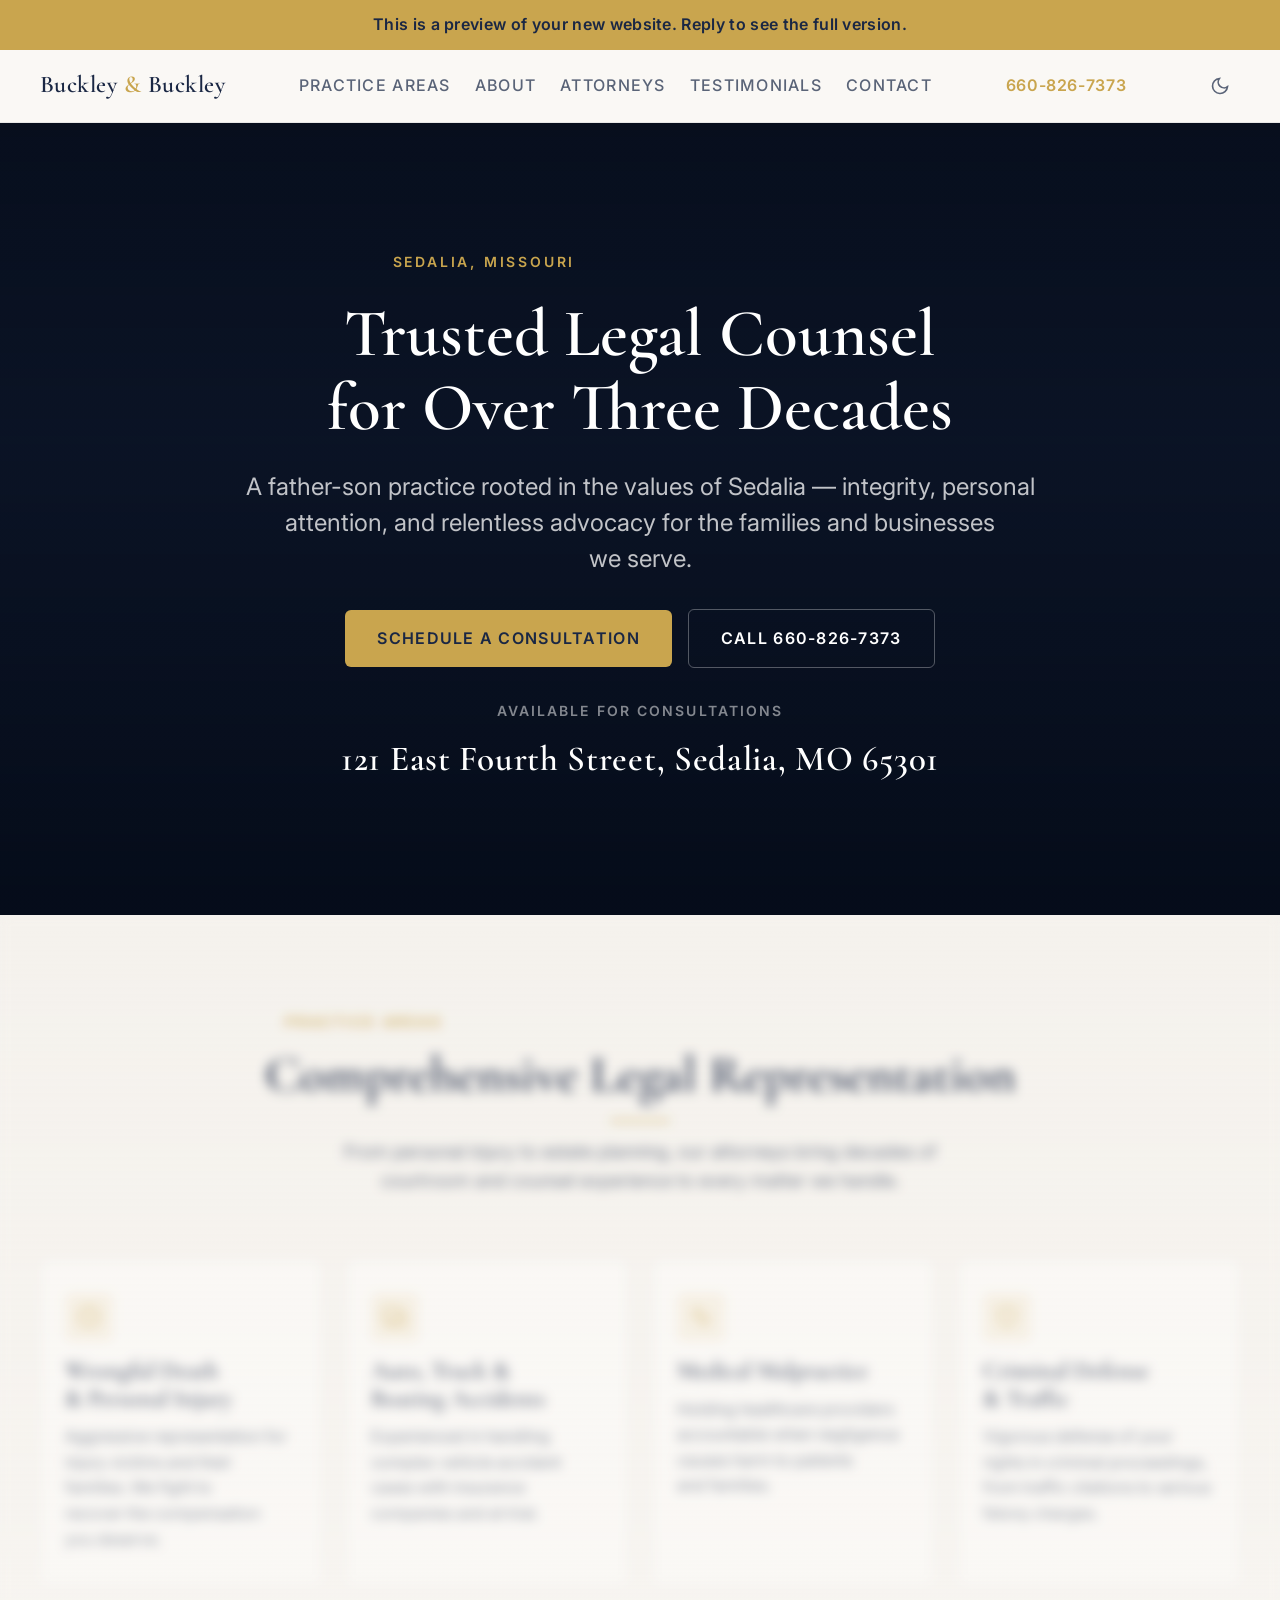
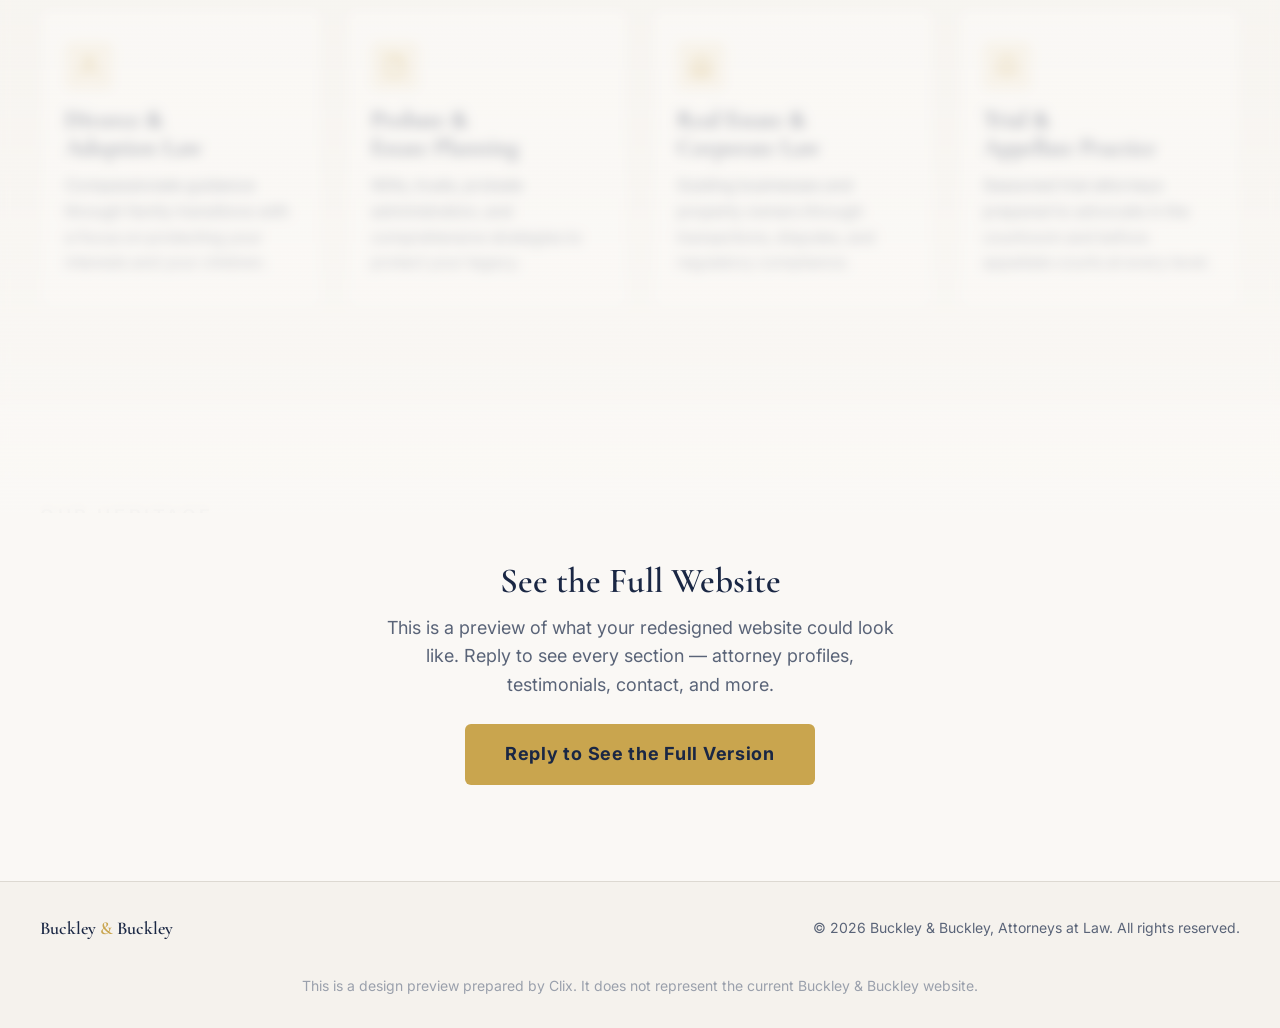
<file: index.html>
<!DOCTYPE html>
<html lang="en">
<head>
  <meta charset="UTF-8">
  <meta name="viewport" content="width=device-width, initial-scale=1.0">
  <title>Buckley &amp; Buckley, Attorneys at Law — Website Preview</title>
  <meta name="description" content="Preview of the new Buckley & Buckley website redesign.">

  <!-- Fonts -->
  <link rel="preconnect" href="https://fonts.googleapis.com">
  <link rel="preconnect" href="https://fonts.gstatic.com" crossorigin>
  <link href="https://fonts.googleapis.com/css2?family=Cormorant+Garamond:ital,wght@0,400;0,500;0,600;0,700;1,400;1,500&family=Inter:wght@400;500;600;700&display=swap" rel="stylesheet">

  <link rel="stylesheet" href="./base.css">
  <link rel="stylesheet" href="./style.css">

  <style>
    /* Preview-specific: disable scroll beyond a point and blur below hero */
    .blurred-content {
      position: relative;
      overflow: hidden;
      max-height: 1200px; /* Show some content below hero but cut off */
    }

    .blurred-content::after {
      content: '';
      position: absolute;
      top: 0;
      left: 0;
      right: 0;
      bottom: 0;
      backdrop-filter: blur(6px);
      -webkit-backdrop-filter: blur(6px);
      background: linear-gradient(
        to bottom,
        oklch(from var(--color-bg) l c h / 0) 0%,
        oklch(from var(--color-bg) l c h / 0.05) 5%,
        oklch(from var(--color-bg) l c h / 0.15) 20%,
        oklch(from var(--color-bg) l c h / 0.35) 50%,
        oklch(from var(--color-bg) l c h / 0.7) 80%,
        oklch(from var(--color-bg) l c h / 0.95) 100%
      );
      z-index: 50;
      pointer-events: none;
    }

    /* Floating unlock CTA */
    .preview-cta-wrapper {
      position: relative;
      z-index: 60;
      text-align: center;
      padding: var(--space-12) var(--space-6) var(--space-24);
      background: var(--color-bg);
      margin-top: -2px;
    }

    .preview-cta-wrapper h2 {
      font-family: var(--font-display);
      font-size: var(--text-xl);
      font-weight: 600;
      color: var(--color-text);
      margin-bottom: var(--space-3);
    }

    .preview-cta-wrapper p {
      font-size: var(--text-base);
      color: var(--color-text-muted);
      margin: 0 auto var(--space-6);
      max-width: 48ch;
    }

    .preview-cta-btn {
      display: inline-flex;
      align-items: center;
      gap: var(--space-2);
      background: var(--color-accent);
      color: #1a2744;
      font-weight: 700;
      font-size: var(--text-base);
      padding: var(--space-4) var(--space-10);
      border-radius: var(--radius-md);
      text-decoration: none;
      letter-spacing: 0.04em;
      transition: background var(--transition-interactive),
                  transform var(--transition-interactive),
                  box-shadow var(--transition-interactive);
    }
    .preview-cta-btn:hover {
      background: var(--color-accent-hover);
      transform: translateY(-2px);
      box-shadow: var(--shadow-lg);
      color: #1a2744;
    }
    .preview-cta-btn:active {
      transform: translateY(0);
    }
  </style>
</head>
<body>

  <!-- Preview Banner -->
  <div class="preview-banner">
    This is a preview of your new website. Reply to see the full version.
  </div>

  <!-- Skip to content -->
  <a href="#main" class="sr-only" style="position:absolute;top:0;left:0;padding:1rem;background:var(--color-accent);color:#1a2744;z-index:9999;font-weight:600;">Skip to content</a>

  <!-- Navigation -->
  <nav class="site-nav" aria-label="Main navigation" style="top: 0;">
    <div class="nav-inner">
      <div class="nav-logo">Buckley <span style="color:var(--color-accent)">&amp;</span> Buckley</div>
      <ul class="nav-links" role="list">
        <li><a href="#practice-areas">Practice Areas</a></li>
        <li><a href="#about">About</a></li>
        <li><a href="#attorneys">Attorneys</a></li>
        <li><a href="#testimonials">Testimonials</a></li>
        <li><a href="#contact">Contact</a></li>
      </ul>
      <a href="tel:6608267373" class="nav-phone nav-phone-desktop" aria-label="Call 660-826-7373">660-826-7373</a>
      <button data-theme-toggle aria-label="Switch to dark mode" class="theme-toggle">
        <svg width="20" height="20" viewBox="0 0 24 24" fill="none" stroke="currentColor" stroke-width="2">
          <path d="M21 12.79A9 9 0 1 1 11.21 3 7 7 0 0 0 21 12.79z"/>
        </svg>
      </button>
      <button class="hamburger" aria-label="Open menu" aria-expanded="false">
        <span></span><span></span><span></span>
      </button>
    </div>
    <div class="nav-mobile" role="navigation" aria-label="Mobile navigation">
      <a href="#practice-areas">Practice Areas</a>
      <a href="#about">About</a>
      <a href="#attorneys">Attorneys</a>
      <a href="#testimonials">Testimonials</a>
      <a href="#contact">Contact</a>
      <a href="tel:6608267373" class="mobile-phone">660-826-7373</a>
    </div>
  </nav>

  <main id="main">
    <!-- Hero (VISIBLE — not blurred) -->
    <section class="hero">
      <div class="hero-inner">
        <p class="hero-tagline">Sedalia, Missouri</p>
        <h1>Trusted Legal Counsel<br>for Over Three Decades</h1>
        <p class="hero-subtitle">A father-son practice rooted in the values of Sedalia — integrity, personal attention, and relentless advocacy for the families and businesses we serve.</p>
        <div class="hero-cta-group">
          <a href="#contact" class="btn-primary">Schedule a Consultation</a>
          <a href="tel:6608267373" class="btn-outline">Call 660-826-7373</a>
        </div>
        <div class="hero-phone">
          <span style="font-family:var(--font-body);font-size:var(--text-xs);text-transform:uppercase;letter-spacing:0.15em;display:block;color:oklch(from #ffffff l c h / 0.5);margin-bottom:var(--space-2);">Available for Consultations</span>
          121 East Fourth Street, Sedalia, MO 65301
        </div>
      </div>
    </section>

    <!-- BLURRED content below the fold -->
    <div class="blurred-content" aria-hidden="true">
      <!-- Practice Areas (blurred) -->
      <section class="section section--offset" id="practice-areas">
        <div class="section-inner">
          <div class="section-header">
            <p class="section-label">Practice Areas</p>
            <h2 class="section-title">Comprehensive Legal Representation</h2>
            <hr class="gold-rule">
            <p class="section-subtitle">From personal injury to estate planning, our attorneys bring decades of courtroom and counsel experience to every matter we handle.</p>
          </div>
          <div class="practice-grid">
            <div class="practice-card">
              <div class="practice-card-icon">
                <svg width="24" height="24" viewBox="0 0 24 24" fill="none" stroke="currentColor" stroke-width="1.5"><path d="M12 22c5.523 0 10-4.477 10-10S17.523 2 12 2 2 6.477 2 12s4.477 10 10 10z"/><path d="M12 8v4l3 3"/></svg>
              </div>
              <h3>Wrongful Death &amp; Personal Injury</h3>
              <p>Aggressive representation for injury victims and their families. We fight to recover the compensation you deserve.</p>
            </div>
            <div class="practice-card">
              <div class="practice-card-icon">
                <svg width="24" height="24" viewBox="0 0 24 24" fill="none" stroke="currentColor" stroke-width="1.5"><rect x="1" y="3" width="15" height="13" rx="2"/><path d="M16 8h4a2 2 0 0 1 2 2v9a2 2 0 0 1-2 2H6a2 2 0 0 1-2-2v-3"/></svg>
              </div>
              <h3>Auto, Truck &amp; Boating Accidents</h3>
              <p>Experienced in handling complex vehicle accident cases with insurance companies and at trial.</p>
            </div>
            <div class="practice-card">
              <div class="practice-card-icon">
                <svg width="24" height="24" viewBox="0 0 24 24" fill="none" stroke="currentColor" stroke-width="1.5"><path d="M22 12h-4l-3 9L9 3l-3 9H2"/></svg>
              </div>
              <h3>Medical Malpractice</h3>
              <p>Holding healthcare providers accountable when negligence causes harm to patients and families.</p>
            </div>
            <div class="practice-card">
              <div class="practice-card-icon">
                <svg width="24" height="24" viewBox="0 0 24 24" fill="none" stroke="currentColor" stroke-width="1.5"><path d="M12 22s8-4 8-10V5l-8-3-8 3v7c0 6 8 10 8 10z"/></svg>
              </div>
              <h3>Criminal Defense &amp; Traffic</h3>
              <p>Vigorous defense of your rights in criminal proceedings, from traffic citations to serious felony charges.</p>
            </div>
            <div class="practice-card">
              <div class="practice-card-icon">
                <svg width="24" height="24" viewBox="0 0 24 24" fill="none" stroke="currentColor" stroke-width="1.5"><path d="M20 21v-2a4 4 0 0 0-4-4H8a4 4 0 0 0-4 4v2"/><circle cx="12" cy="7" r="4"/></svg>
              </div>
              <h3>Divorce &amp; Adoption Law</h3>
              <p>Compassionate guidance through family transitions with a focus on protecting your interests and your children.</p>
            </div>
            <div class="practice-card">
              <div class="practice-card-icon">
                <svg width="24" height="24" viewBox="0 0 24 24" fill="none" stroke="currentColor" stroke-width="1.5"><path d="M14 2H6a2 2 0 0 0-2 2v16a2 2 0 0 0 2 2h12a2 2 0 0 0 2-2V8z"/><polyline points="14 2 14 8 20 8"/></svg>
              </div>
              <h3>Probate &amp; Estate Planning</h3>
              <p>Wills, trusts, probate administration, and comprehensive strategies to protect your legacy.</p>
            </div>
            <div class="practice-card">
              <div class="practice-card-icon">
                <svg width="24" height="24" viewBox="0 0 24 24" fill="none" stroke="currentColor" stroke-width="1.5"><path d="M3 9l9-7 9 7v11a2 2 0 0 1-2 2H5a2 2 0 0 1-2-2z"/><polyline points="9 22 9 12 15 12 15 22"/></svg>
              </div>
              <h3>Real Estate &amp; Corporate Law</h3>
              <p>Guiding businesses and property owners through transactions, disputes, and regulatory compliance.</p>
            </div>
            <div class="practice-card">
              <div class="practice-card-icon">
                <svg width="24" height="24" viewBox="0 0 24 24" fill="none" stroke="currentColor" stroke-width="1.5"><path d="M18 8A6 6 0 0 0 6 8c0 7-3 9-3 9h18s-3-2-3-9"/><path d="M13.73 21a2 2 0 0 1-3.46 0"/></svg>
              </div>
              <h3>Trial &amp; Appellate Practice</h3>
              <p>Seasoned trial attorneys prepared to advocate in the courtroom and before appellate courts at every level.</p>
            </div>
          </div>
        </div>
      </section>

      <!-- About (blurred) -->
      <section class="section" id="about">
        <div class="section-inner">
          <div class="about-layout">
            <div class="about-content">
              <p class="section-label">Our Heritage</p>
              <h2>A Family Tradition of Advocacy</h2>
              <hr class="gold-rule" style="margin:var(--space-4) 0;">
              <p>Buckley &amp; Buckley is more than a law firm — it is a family commitment to the Sedalia community.</p>
              <p>As a father-son team, James T. Buckley and James P. Buckley combine the depth of seasoned experience with fresh, modern perspective.</p>
            </div>
            <div class="about-visual">
              <div class="about-visual-inner">
                <div class="about-stat">
                  <div class="about-stat-number">30+</div>
                  <div class="about-stat-label">Years of Practice</div>
                </div>
                <div class="about-stat">
                  <div class="about-stat-number">2</div>
                  <div class="about-stat-label">Generations of Advocacy</div>
                </div>
              </div>
            </div>
          </div>
        </div>
      </section>
    </div>

    <!-- CTA to unlock -->
    <div class="preview-cta-wrapper">
      <h2>See the Full Website</h2>
      <p>This is a preview of what your redesigned website could look like. Reply to see every section — attorney profiles, testimonials, contact, and more.</p>
      <a href="mailto:jason@clix.co?subject=Buckley%20%26%20Buckley%20Website%20—%20I%20want%20to%20see%20the%20full%20version" class="preview-cta-btn">Reply to See the Full Version</a>
    </div>
  </main>

  <!-- Footer -->
  <footer class="site-footer">
    <div class="footer-inner">
      <div class="footer-logo">Buckley <span style="color:var(--color-accent)">&amp;</span> Buckley</div>
      <p class="footer-copy">&copy; 2026 Buckley &amp; Buckley, Attorneys at Law. All rights reserved.</p>
      <p class="footer-disclaimer">This is a design preview prepared by Clix. It does not represent the current Buckley &amp; Buckley website.</p>
    </div>
  </footer>

  <script>
    // Theme toggle
    (function() {
      const toggle = document.querySelector('[data-theme-toggle]');
      const root = document.documentElement;
      let theme = window.matchMedia('(prefers-color-scheme: dark)').matches ? 'dark' : 'light';
      root.setAttribute('data-theme', theme);

      if (toggle) {
        toggle.addEventListener('click', () => {
          theme = theme === 'dark' ? 'light' : 'dark';
          root.setAttribute('data-theme', theme);
          toggle.setAttribute('aria-label', `Switch to ${theme === 'dark' ? 'light' : 'dark'} mode`);
          toggle.innerHTML = theme === 'dark'
            ? '<svg width="20" height="20" viewBox="0 0 24 24" fill="none" stroke="currentColor" stroke-width="2"><circle cx="12" cy="12" r="5"/><path d="M12 1v2M12 21v2M4.22 4.22l1.42 1.42M18.36 18.36l1.42 1.42M1 12h2M21 12h2M4.22 19.78l1.42-1.42M18.36 5.64l1.42-1.42"/></svg>'
            : '<svg width="20" height="20" viewBox="0 0 24 24" fill="none" stroke="currentColor" stroke-width="2"><path d="M21 12.79A9 9 0 1 1 11.21 3 7 7 0 0 0 21 12.79z"/></svg>';
        });
      }
    })();

    // Hamburger menu
    (function() {
      const hamburger = document.querySelector('.hamburger');
      const mobileNav = document.querySelector('.nav-mobile');
      if (hamburger && mobileNav) {
        hamburger.addEventListener('click', () => {
          const isOpen = mobileNav.classList.toggle('open');
          hamburger.setAttribute('aria-expanded', isOpen);
        });
        mobileNav.querySelectorAll('a').forEach(link => {
          link.addEventListener('click', () => {
            mobileNav.classList.remove('open');
            hamburger.setAttribute('aria-expanded', 'false');
          });
        });
      }
    })();
  </script>
</body>
</html>
</file>
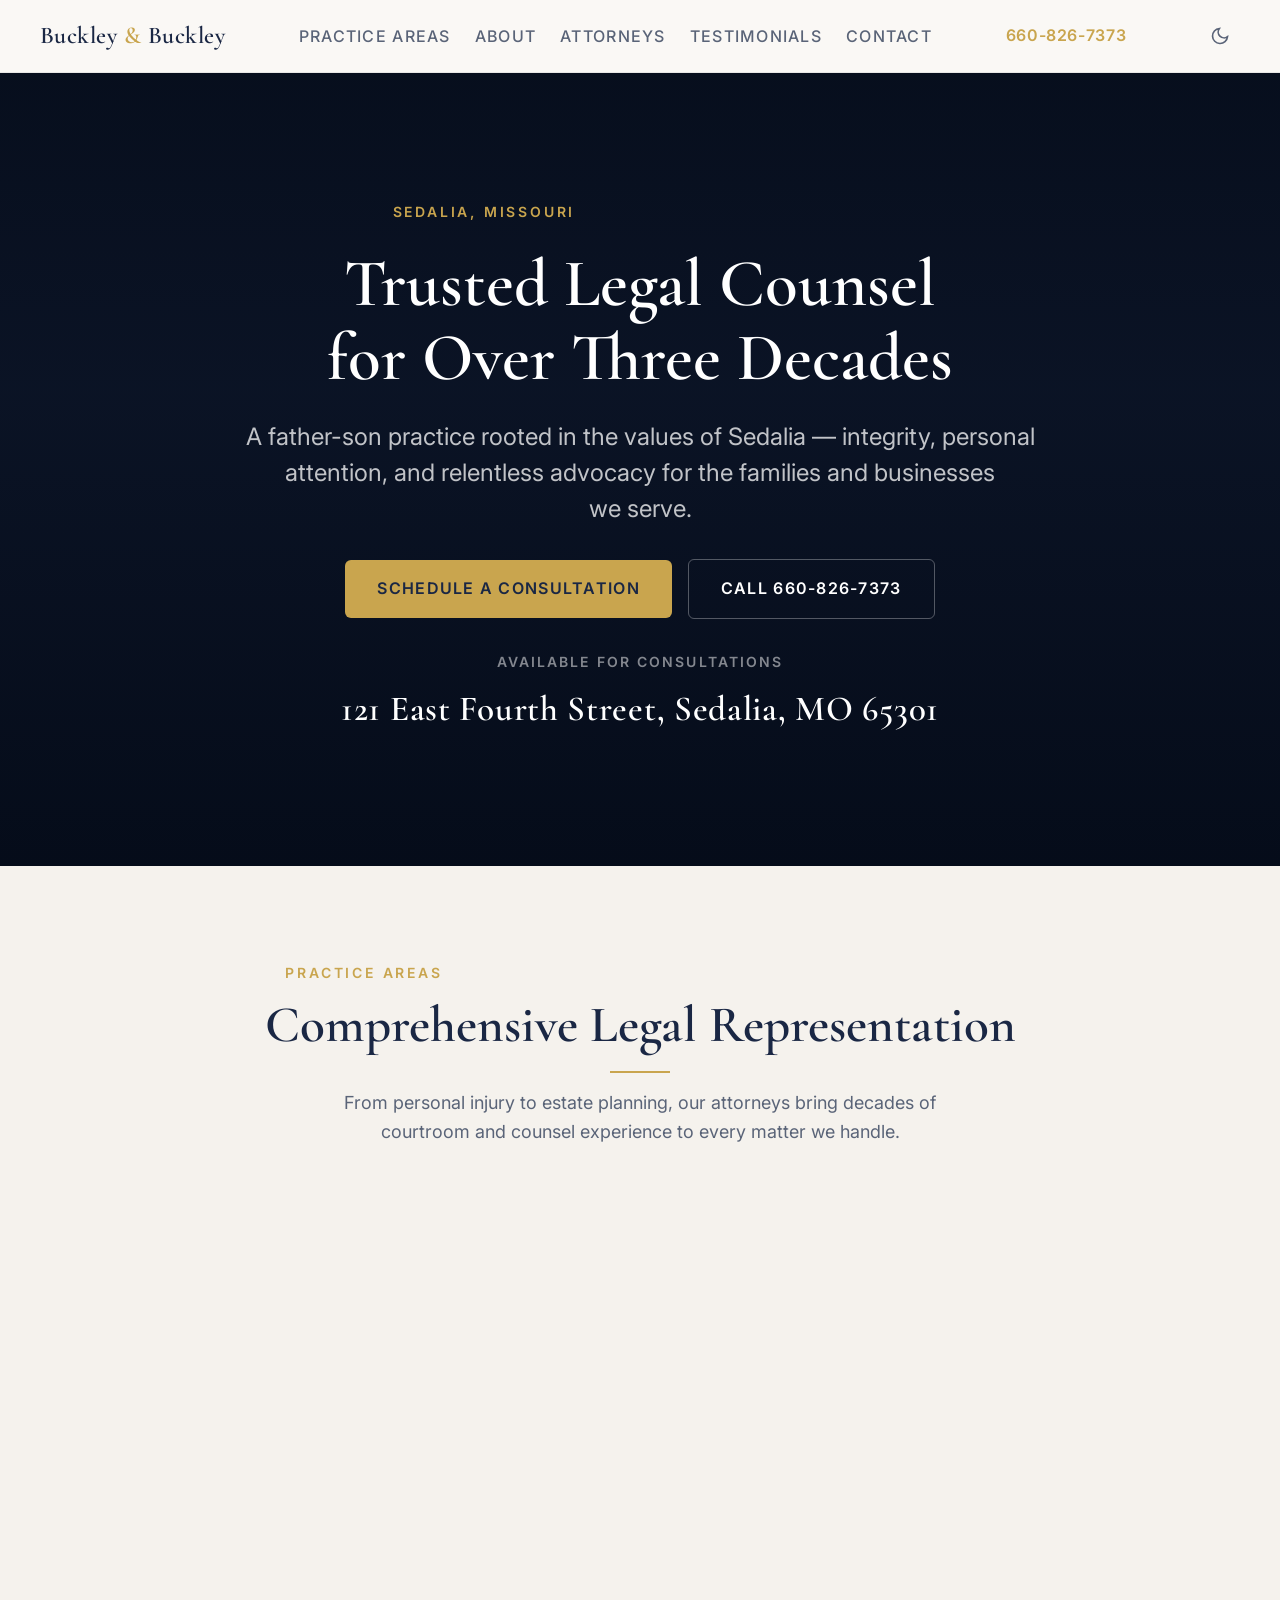
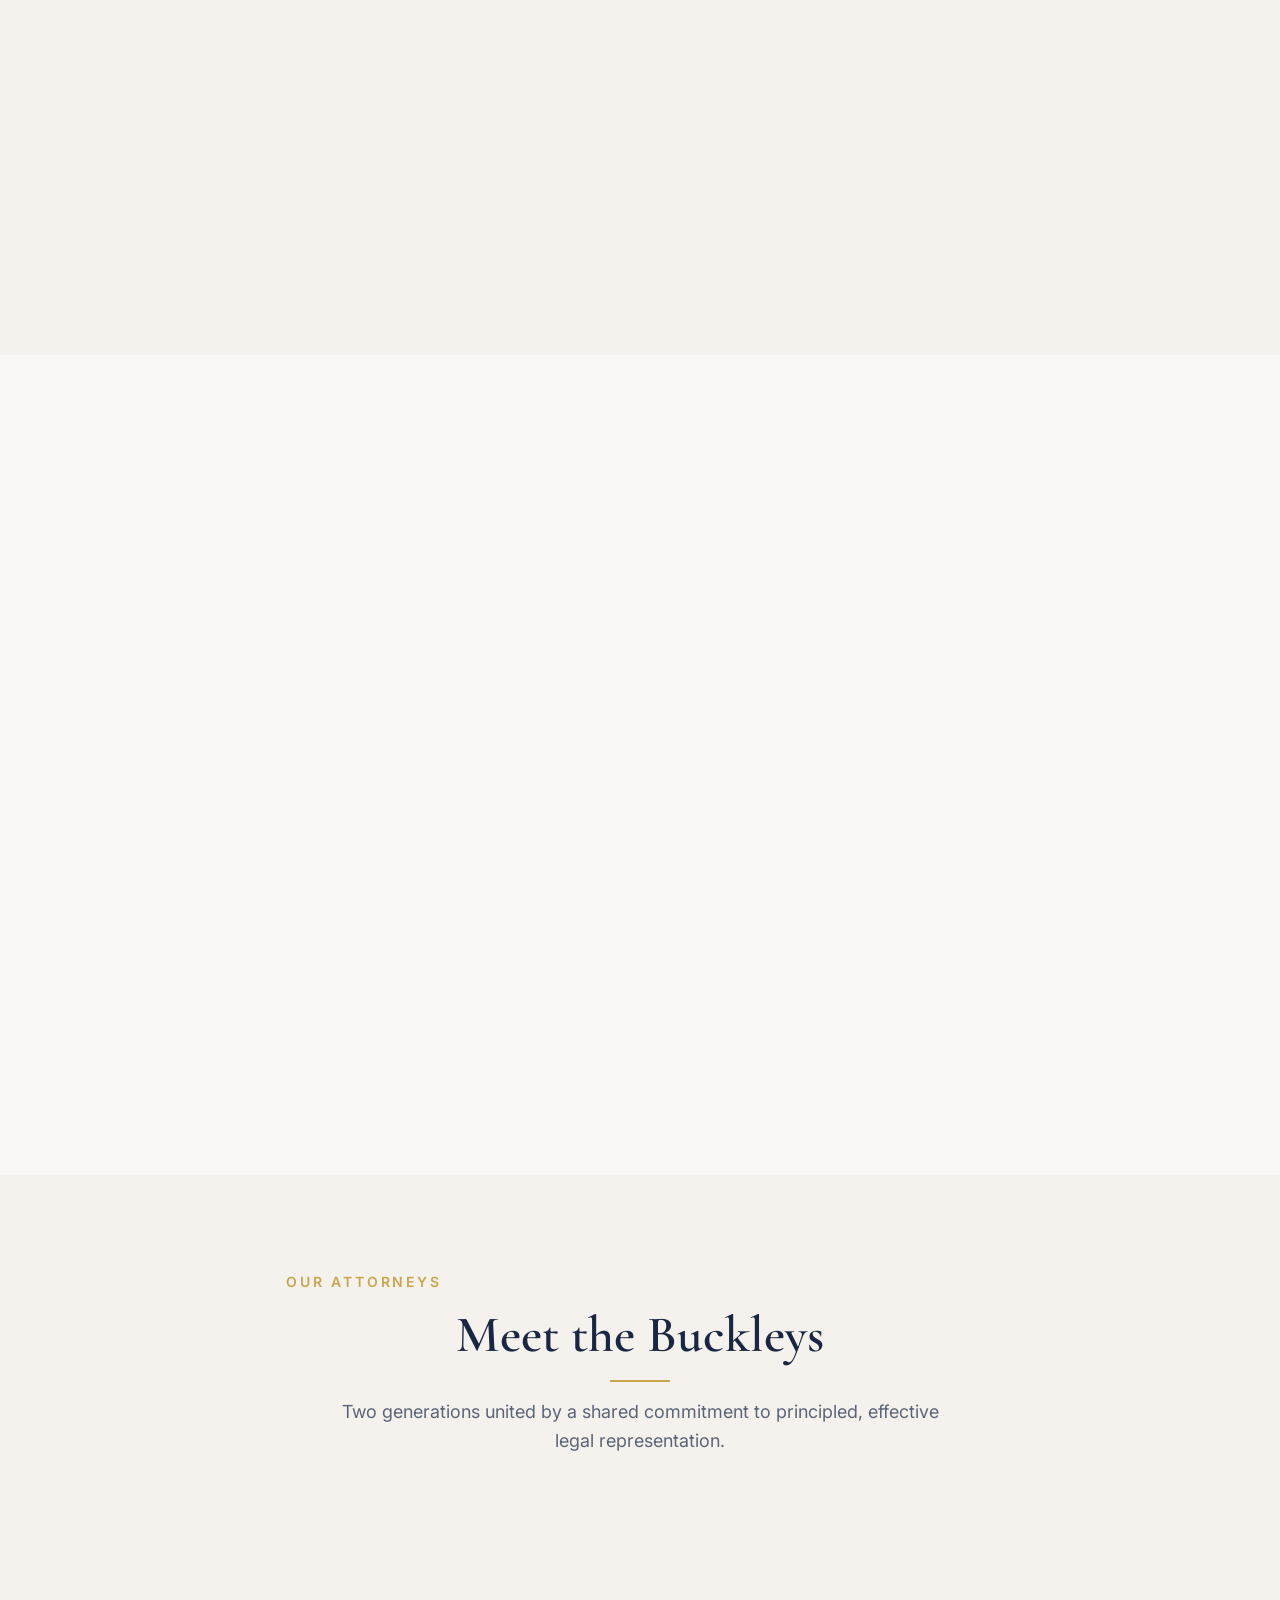
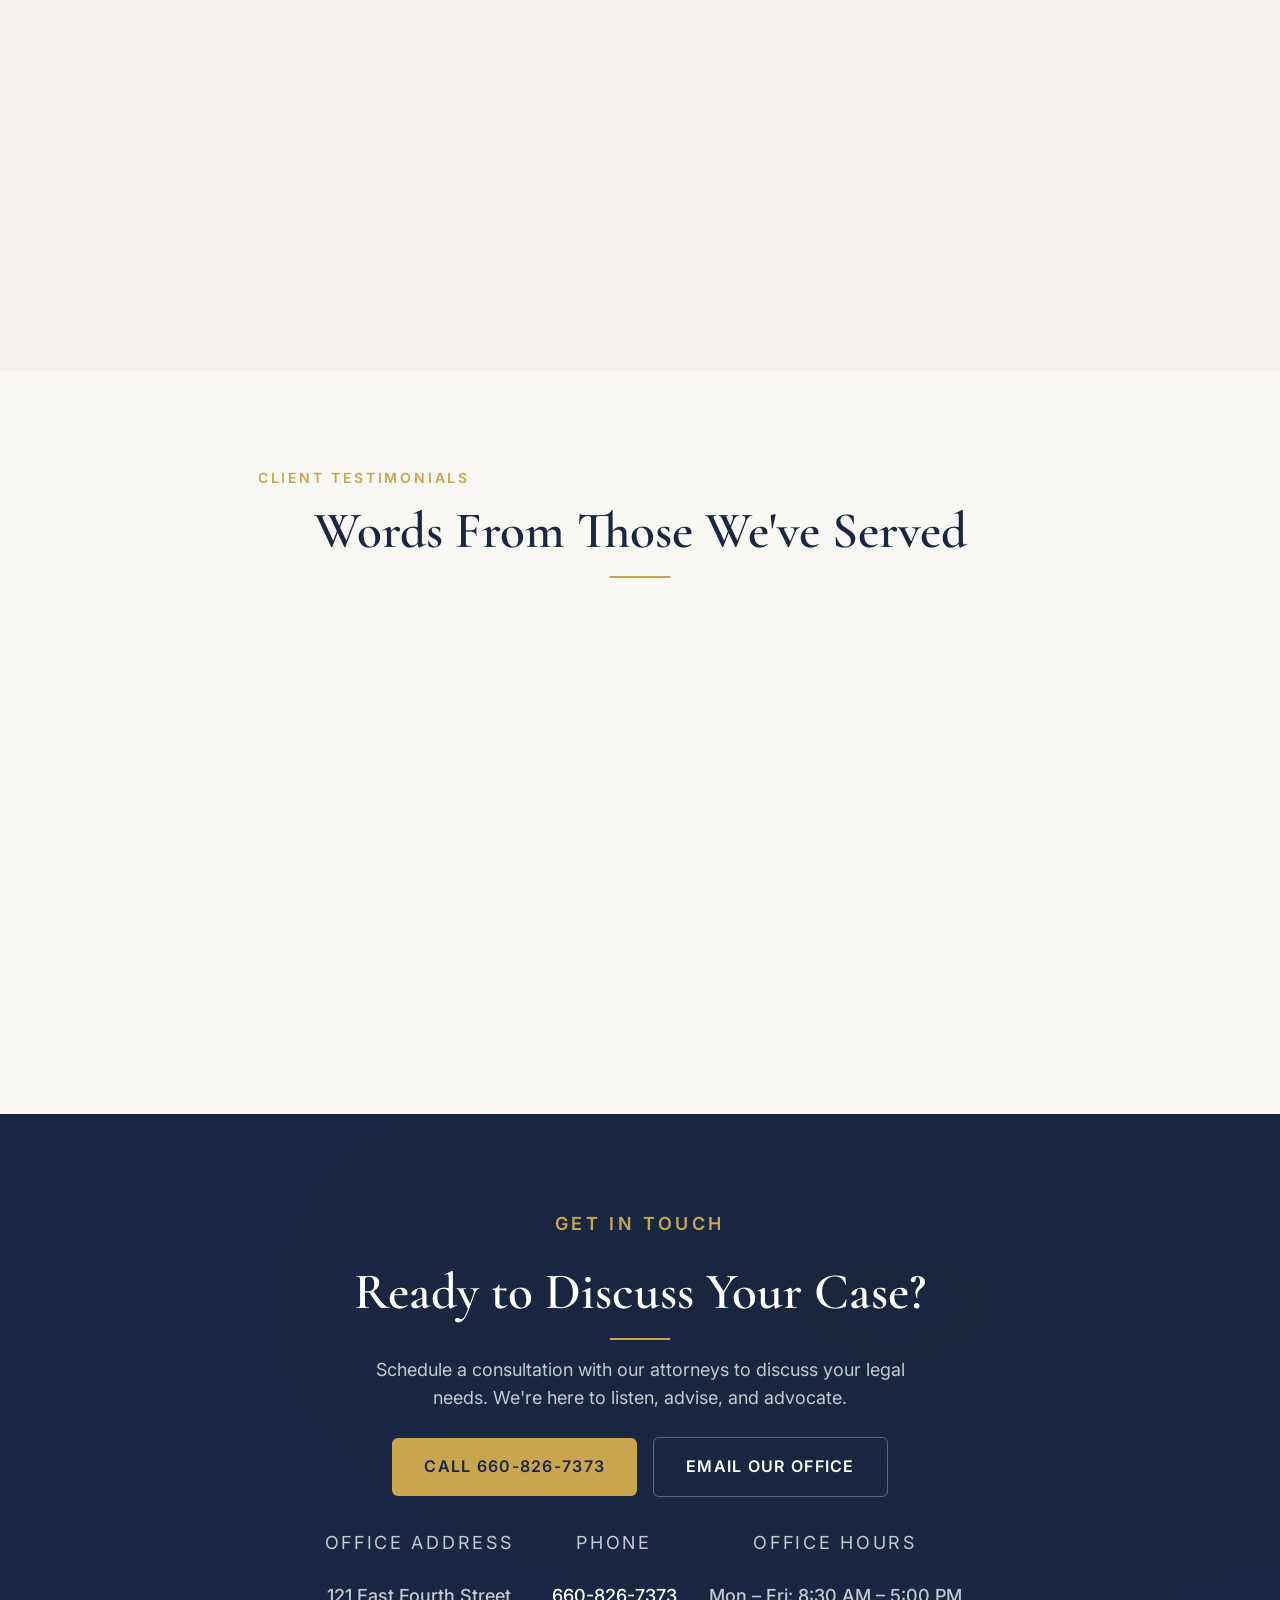
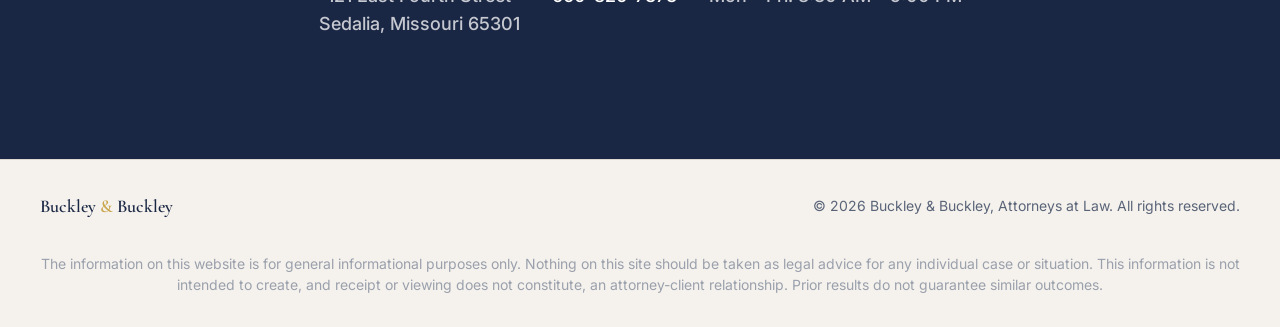
<file: full.html>
<!DOCTYPE html>
<html lang="en">
<head>
  <meta charset="UTF-8">
  <meta name="viewport" content="width=device-width, initial-scale=1.0">
  <title>Buckley &amp; Buckley, Attorneys at Law — Sedalia, Missouri</title>
  <meta name="description" content="Buckley & Buckley, Attorneys at Law — trusted father-son legal practice in Sedalia, Missouri. Personal injury, criminal defense, family law, estate planning, and more.">

  <!-- Fonts -->
  <link rel="preconnect" href="https://fonts.googleapis.com">
  <link rel="preconnect" href="https://fonts.gstatic.com" crossorigin>
  <link href="https://fonts.googleapis.com/css2?family=Cormorant+Garamond:ital,wght@0,400;0,500;0,600;0,700;1,400;1,500&family=Inter:wght@400;500;600;700&display=swap" rel="stylesheet">

  <link rel="stylesheet" href="./base.css">
  <link rel="stylesheet" href="./style.css">
</head>
<body>

  <!-- Skip to content -->
  <a href="#main" class="sr-only" style="position:absolute;top:0;left:0;padding:1rem;background:var(--color-accent);color:#1a2744;z-index:9999;font-weight:600;">Skip to content</a>

  <!-- Navigation -->
  <nav class="site-nav" aria-label="Main navigation">
    <div class="nav-inner">
      <div class="nav-logo">Buckley <span style="color:var(--color-accent)">&amp;</span> Buckley</div>
      <ul class="nav-links" role="list">
        <li><a href="#practice-areas">Practice Areas</a></li>
        <li><a href="#about">About</a></li>
        <li><a href="#attorneys">Attorneys</a></li>
        <li><a href="#testimonials">Testimonials</a></li>
        <li><a href="#contact">Contact</a></li>
      </ul>
      <a href="tel:6608267373" class="nav-phone nav-phone-desktop" aria-label="Call 660-826-7373">660-826-7373</a>
      <button data-theme-toggle aria-label="Switch to dark mode" class="theme-toggle">
        <svg width="20" height="20" viewBox="0 0 24 24" fill="none" stroke="currentColor" stroke-width="2">
          <path d="M21 12.79A9 9 0 1 1 11.21 3 7 7 0 0 0 21 12.79z"/>
        </svg>
      </button>
      <button class="hamburger" aria-label="Open menu" aria-expanded="false">
        <span></span><span></span><span></span>
      </button>
    </div>
    <div class="nav-mobile" role="navigation" aria-label="Mobile navigation">
      <a href="#practice-areas">Practice Areas</a>
      <a href="#about">About</a>
      <a href="#attorneys">Attorneys</a>
      <a href="#testimonials">Testimonials</a>
      <a href="#contact">Contact</a>
      <a href="tel:6608267373" class="mobile-phone">660-826-7373</a>
    </div>
  </nav>

  <main id="main">
    <!-- Hero -->
    <section class="hero">
      <div class="hero-inner">
        <p class="hero-tagline">Sedalia, Missouri</p>
        <h1>Trusted Legal Counsel<br>for Over Three Decades</h1>
        <p class="hero-subtitle">A father-son practice rooted in the values of Sedalia — integrity, personal attention, and relentless advocacy for the families and businesses we serve.</p>
        <div class="hero-cta-group">
          <a href="#contact" class="btn-primary">Schedule a Consultation</a>
          <a href="tel:6608267373" class="btn-outline">Call 660-826-7373</a>
        </div>
        <div class="hero-phone">
          <span style="font-family:var(--font-body);font-size:var(--text-xs);text-transform:uppercase;letter-spacing:0.15em;display:block;color:oklch(from #ffffff l c h / 0.5);margin-bottom:var(--space-2);">Available for Consultations</span>
          121 East Fourth Street, Sedalia, MO 65301
        </div>
      </div>
    </section>

    <!-- Practice Areas -->
    <section class="section section--offset" id="practice-areas">
      <div class="section-inner">
        <div class="section-header">
          <p class="section-label">Practice Areas</p>
          <h2 class="section-title">Comprehensive Legal Representation</h2>
          <hr class="gold-rule">
          <p class="section-subtitle">From personal injury to estate planning, our attorneys bring decades of courtroom and counsel experience to every matter we handle.</p>
        </div>
        <div class="practice-grid">
          <div class="practice-card fade-in">
            <div class="practice-card-icon"><svg width="24" height="24" viewBox="0 0 24 24" fill="none" stroke="currentColor" stroke-width="1.5"><path d="M12 22c5.523 0 10-4.477 10-10S17.523 2 12 2 2 6.477 2 12s4.477 10 10 10z"/><path d="M12 8v4l3 3"/></svg></div>
            <h3>Wrongful Death &amp; Personal Injury</h3>
            <p>Aggressive representation for injury victims and their families. We fight to recover the compensation you deserve.</p>
          </div>
          <div class="practice-card fade-in">
            <div class="practice-card-icon"><svg width="24" height="24" viewBox="0 0 24 24" fill="none" stroke="currentColor" stroke-width="1.5"><rect x="1" y="3" width="15" height="13" rx="2"/><path d="M16 8h4a2 2 0 0 1 2 2v9a2 2 0 0 1-2 2H6a2 2 0 0 1-2-2v-3"/></svg></div>
            <h3>Auto, Truck &amp; Boating Accidents</h3>
            <p>Experienced in handling complex vehicle accident cases with insurance companies and at trial.</p>
          </div>
          <div class="practice-card fade-in">
            <div class="practice-card-icon"><svg width="24" height="24" viewBox="0 0 24 24" fill="none" stroke="currentColor" stroke-width="1.5"><path d="M22 12h-4l-3 9L9 3l-3 9H2"/></svg></div>
            <h3>Medical Malpractice</h3>
            <p>Holding healthcare providers accountable when negligence causes harm to patients and families.</p>
          </div>
          <div class="practice-card fade-in">
            <div class="practice-card-icon"><svg width="24" height="24" viewBox="0 0 24 24" fill="none" stroke="currentColor" stroke-width="1.5"><path d="M12 22s8-4 8-10V5l-8-3-8 3v7c0 6 8 10 8 10z"/></svg></div>
            <h3>Criminal Defense &amp; Traffic</h3>
            <p>Vigorous defense of your rights in criminal proceedings, from traffic citations to serious felony charges.</p>
          </div>
          <div class="practice-card fade-in">
            <div class="practice-card-icon"><svg width="24" height="24" viewBox="0 0 24 24" fill="none" stroke="currentColor" stroke-width="1.5"><path d="M20 21v-2a4 4 0 0 0-4-4H8a4 4 0 0 0-4 4v2"/><circle cx="12" cy="7" r="4"/></svg></div>
            <h3>Divorce &amp; Adoption Law</h3>
            <p>Compassionate guidance through family transitions with a focus on protecting your interests and your children.</p>
          </div>
          <div class="practice-card fade-in">
            <div class="practice-card-icon"><svg width="24" height="24" viewBox="0 0 24 24" fill="none" stroke="currentColor" stroke-width="1.5"><path d="M14 2H6a2 2 0 0 0-2 2v16a2 2 0 0 0 2 2h12a2 2 0 0 0 2-2V8z"/><polyline points="14 2 14 8 20 8"/></svg></div>
            <h3>Probate &amp; Estate Planning</h3>
            <p>Wills, trusts, probate administration, and comprehensive strategies to protect your legacy.</p>
          </div>
          <div class="practice-card fade-in">
            <div class="practice-card-icon"><svg width="24" height="24" viewBox="0 0 24 24" fill="none" stroke="currentColor" stroke-width="1.5"><path d="M3 9l9-7 9 7v11a2 2 0 0 1-2 2H5a2 2 0 0 1-2-2z"/><polyline points="9 22 9 12 15 12 15 22"/></svg></div>
            <h3>Real Estate &amp; Corporate Law</h3>
            <p>Guiding businesses and property owners through transactions, disputes, and regulatory compliance.</p>
          </div>
          <div class="practice-card fade-in">
            <div class="practice-card-icon"><svg width="24" height="24" viewBox="0 0 24 24" fill="none" stroke="currentColor" stroke-width="1.5"><path d="M18 8A6 6 0 0 0 6 8c0 7-3 9-3 9h18s-3-2-3-9"/><path d="M13.73 21a2 2 0 0 1-3.46 0"/></svg></div>
            <h3>Trial &amp; Appellate Practice</h3>
            <p>Seasoned trial attorneys prepared to advocate in the courtroom and before appellate courts at every level.</p>
          </div>
        </div>
      </div>
    </section>

    <!-- About / Heritage -->
    <section class="section" id="about">
      <div class="section-inner">
        <div class="about-layout">
          <div class="about-content fade-in">
            <p class="section-label">Our Heritage</p>
            <h2>A Family Tradition of Advocacy</h2>
            <hr class="gold-rule" style="margin:var(--space-4) 0;">
            <p>Buckley &amp; Buckley is more than a law firm — it is a family commitment to the Sedalia community. Founded on the principle that every client deserves personal, attentive counsel, our practice has served Pettis County and central Missouri for over three decades.</p>
            <p>As a father-son team, James T. Buckley and James P. Buckley combine the depth of seasoned experience with fresh, modern perspective. This partnership ensures that our clients receive counsel that is both time-tested and forward-thinking.</p>
            <p>We believe that the best legal representation starts with listening — understanding your unique circumstances, concerns, and goals before charting a path forward. When you work with Buckley &amp; Buckley, you work with attorneys who know your name, return your calls, and fight for your interests as if they were their own.</p>
          </div>
          <div class="about-visual fade-in">
            <div class="about-visual-inner">
              <div class="about-stat"><div class="about-stat-number">30+</div><div class="about-stat-label">Years of Practice</div></div>
              <div class="about-stat"><div class="about-stat-number">2</div><div class="about-stat-label">Generations of Advocacy</div></div>
              <div class="about-stat"><div class="about-stat-number">10</div><div class="about-stat-label">Practice Areas</div></div>
            </div>
          </div>
        </div>
      </div>
    </section>

    <!-- Attorney Profiles -->
    <section class="section section--offset" id="attorneys">
      <div class="section-inner">
        <div class="section-header">
          <p class="section-label">Our Attorneys</p>
          <h2 class="section-title">Meet the Buckleys</h2>
          <hr class="gold-rule">
          <p class="section-subtitle">Two generations united by a shared commitment to principled, effective legal representation.</p>
        </div>
        <div class="attorneys-grid">
          <div class="attorney-card fade-in">
            <div class="attorney-photo"><span class="attorney-photo-initials">JTB</span></div>
            <div class="attorney-info">
              <h3>James T. Buckley</h3>
              <p class="attorney-title">Senior Partner</p>
              <p>With over three decades of trial experience, James T. Buckley has established himself as one of central Missouri's most respected attorneys. His practice spans personal injury, criminal defense, and complex civil litigation, with a reputation for thorough preparation and persuasive courtroom advocacy.</p>
            </div>
          </div>
          <div class="attorney-card fade-in">
            <div class="attorney-photo"><span class="attorney-photo-initials">JPB</span></div>
            <div class="attorney-info">
              <h3>James P. Buckley</h3>
              <p class="attorney-title">Partner</p>
              <p>Carrying forward the family tradition, James P. Buckley brings energy and modern legal acumen to the firm. His focus on family law, estate planning, and real estate matters complements the firm's trial practice, ensuring comprehensive representation for every client.</p>
            </div>
          </div>
        </div>
      </div>
    </section>

    <!-- Testimonials -->
    <section class="section" id="testimonials">
      <div class="section-inner">
        <div class="section-header">
          <p class="section-label">Client Testimonials</p>
          <h2 class="section-title">Words From Those We've Served</h2>
          <hr class="gold-rule">
        </div>
        <div class="testimonials-grid">
          <div class="testimonial-card fade-in">
            <div class="stars" aria-label="5 out of 5 stars">&#9733;&#9733;&#9733;&#9733;&#9733;</div>
            <blockquote class="testimonial-quote">"The Buckleys treated my case with the same seriousness they would give their own family. I never felt like just another file on a desk."</blockquote>
            <p class="testimonial-author">— Former Client</p>
            <p class="testimonial-context">Personal Injury Matter</p>
          </div>
          <div class="testimonial-card fade-in">
            <div class="stars" aria-label="5 out of 5 stars">&#9733;&#9733;&#9733;&#9733;&#9733;</div>
            <blockquote class="testimonial-quote">"Professional, responsive, and genuinely caring. They walked us through every step of the estate planning process with patience and clarity."</blockquote>
            <p class="testimonial-author">— Former Client</p>
            <p class="testimonial-context">Estate Planning Matter</p>
          </div>
          <div class="testimonial-card fade-in">
            <div class="stars" aria-label="5 out of 5 stars">&#9733;&#9733;&#9733;&#9733;&#9733;</div>
            <blockquote class="testimonial-quote">"When I needed a criminal defense attorney, Buckley &amp; Buckley was there immediately. Their courtroom presence made all the difference in the outcome of my case."</blockquote>
            <p class="testimonial-author">— Former Client</p>
            <p class="testimonial-context">Criminal Defense Matter</p>
          </div>
        </div>
      </div>
    </section>

    <!-- Contact -->
    <section class="contact-section" id="contact">
      <div class="contact-inner">
        <p class="section-label" style="color:var(--color-accent);">Get In Touch</p>
        <h2>Ready to Discuss Your Case?</h2>
        <hr class="gold-rule">
        <p>Schedule a consultation with our attorneys to discuss your legal needs. We're here to listen, advise, and advocate.</p>
        <div class="hero-cta-group">
          <a href="tel:6608267373" class="btn-primary">Call 660-826-7373</a>
          <a href="mailto:info@buckleylawfirm.com" class="btn-outline">Email Our Office</a>
        </div>
        <div class="contact-details">
          <div class="contact-item"><p class="contact-item-label">Office Address</p><p class="contact-item-value">121 East Fourth Street<br>Sedalia, Missouri 65301</p></div>
          <div class="contact-item"><p class="contact-item-label">Phone</p><p class="contact-item-value"><a href="tel:6608267373">660-826-7373</a></p></div>
          <div class="contact-item"><p class="contact-item-label">Office Hours</p><p class="contact-item-value">Mon – Fri: 8:30 AM – 5:00 PM</p></div>
        </div>
      </div>
    </section>
  </main>

  <footer class="site-footer">
    <div class="footer-inner">
      <div class="footer-logo">Buckley <span style="color:var(--color-accent)">&amp;</span> Buckley</div>
      <p class="footer-copy">&copy; 2026 Buckley &amp; Buckley, Attorneys at Law. All rights reserved.</p>
      <p class="footer-disclaimer">The information on this website is for general informational purposes only. Nothing on this site should be taken as legal advice for any individual case or situation. This information is not intended to create, and receipt or viewing does not constitute, an attorney-client relationship. Prior results do not guarantee similar outcomes.</p>
    </div>
  </footer>

  <script>
    (function() {
      const toggle = document.querySelector('[data-theme-toggle]');
      const root = document.documentElement;
      let theme = window.matchMedia('(prefers-color-scheme: dark)').matches ? 'dark' : 'light';
      root.setAttribute('data-theme', theme);
      if (toggle) {
        toggle.addEventListener('click', () => {
          theme = theme === 'dark' ? 'light' : 'dark';
          root.setAttribute('data-theme', theme);
          toggle.setAttribute('aria-label', `Switch to ${theme === 'dark' ? 'light' : 'dark'} mode`);
          toggle.innerHTML = theme === 'dark'
            ? '<svg width="20" height="20" viewBox="0 0 24 24" fill="none" stroke="currentColor" stroke-width="2"><circle cx="12" cy="12" r="5"/><path d="M12 1v2M12 21v2M4.22 4.22l1.42 1.42M18.36 18.36l1.42 1.42M1 12h2M21 12h2M4.22 19.78l1.42-1.42M18.36 5.64l1.42-1.42"/></svg>'
            : '<svg width="20" height="20" viewBox="0 0 24 24" fill="none" stroke="currentColor" stroke-width="2"><path d="M21 12.79A9 9 0 1 1 11.21 3 7 7 0 0 0 21 12.79z"/></svg>';
        });
      }
    })();
    (function() {
      const hamburger = document.querySelector('.hamburger');
      const mobileNav = document.querySelector('.nav-mobile');
      if (hamburger && mobileNav) {
        hamburger.addEventListener('click', () => {
          const isOpen = mobileNav.classList.toggle('open');
          hamburger.setAttribute('aria-expanded', isOpen);
        });
        mobileNav.querySelectorAll('a').forEach(link => {
          link.addEventListener('click', () => {
            mobileNav.classList.remove('open');
            hamburger.setAttribute('aria-expanded', 'false');
          });
        });
      }
    })();
  </script>
</body>
</html>
</file>
<file: base.css>
/* base.css — Buckley & Buckley */

*, *::before, *::after {
  box-sizing: border-box;
  margin: 0;
  padding: 0;
}

html {
  -moz-text-size-adjust: none;
  -webkit-text-size-adjust: none;
  text-size-adjust: none;
  -webkit-font-smoothing: antialiased;
  -moz-osx-font-smoothing: grayscale;
  text-rendering: optimizeLegibility;
  scroll-behavior: smooth;
  hanging-punctuation: first last;
  scroll-padding-top: var(--space-16);
}

body {
  min-height: 100dvh;
  line-height: 1.6;
  font-family: var(--font-body, sans-serif);
  font-size: var(--text-base);
  color: var(--color-text);
  background-color: var(--color-bg);
}

img, picture, video, canvas, svg {
  display: block;
  max-width: 100%;
  height: auto;
}

ul[role="list"], ol[role="list"] {
  list-style: none;
}

input, button, textarea, select {
  font: inherit;
  color: inherit;
}

h1, h2, h3, h4, h5, h6 {
  text-wrap: balance;
  line-height: 1.15;
}

p, li, figcaption {
  text-wrap: pretty;
  max-width: 72ch;
}

::selection {
  background: oklch(from var(--color-primary) l c h / 0.25);
  color: var(--color-text);
}

:focus-visible {
  outline: 2px solid var(--color-primary);
  outline-offset: 3px;
  border-radius: var(--radius-sm);
}

@media (prefers-reduced-motion: reduce) {
  *, *::before, *::after {
    animation-duration: 0.01ms !important;
    animation-iteration-count: 1 !important;
    transition-duration: 0.01ms !important;
    scroll-behavior: auto !important;
  }
}

button {
  cursor: pointer;
  background: none;
  border: none;
}

table {
  border-collapse: collapse;
  width: 100%;
}

.sr-only {
  position: absolute;
  width: 1px;
  height: 1px;
  padding: 0;
  margin: -1px;
  overflow: hidden;
  clip: rect(0, 0, 0, 0);
  white-space: nowrap;
  border-width: 0;
}
</file>
<file: style.css>
/* style.css — Buckley & Buckley Design Tokens & Components */

:root {
  --text-xs:   clamp(0.75rem,  0.7rem  + 0.25vw, 0.875rem);
  --text-sm:   clamp(0.875rem, 0.8rem  + 0.35vw, 1rem);
  --text-base: clamp(1rem,     0.9rem  + 0.5vw,  1.125rem);
  --text-lg:   clamp(1.125rem, 0.95rem + 0.85vw, 1.5rem);
  --text-xl:   clamp(1.5rem,   1rem    + 1.5vw,  2.25rem);
  --text-2xl:  clamp(2rem,     1.2rem  + 2.5vw,  3.5rem);
  --text-3xl:  clamp(2.5rem,   1rem    + 4vw,    5rem);
  --text-hero: clamp(3rem,     0.5rem  + 7vw,    8rem);

  --space-1:  0.25rem;
  --space-2:  0.5rem;
  --space-3:  0.75rem;
  --space-4:  1rem;
  --space-5:  1.25rem;
  --space-6:  1.5rem;
  --space-8:  2rem;
  --space-10: 2.5rem;
  --space-12: 3rem;
  --space-16: 4rem;
  --space-20: 5rem;
  --space-24: 6rem;
  --space-32: 8rem;

  --font-display: 'Cormorant Garamond', 'Georgia', serif;
  --font-body: 'Inter', 'Helvetica Neue', sans-serif;

  --radius-sm: 0.25rem;
  --radius-md: 0.375rem;
  --radius-lg: 0.5rem;
  --radius-xl: 0.75rem;
  --radius-full: 9999px;

  --transition-interactive: 180ms cubic-bezier(0.16, 1, 0.3, 1);

  --content-narrow: 640px;
  --content-default: 960px;
  --content-wide: 1200px;
  --content-full: 100%;
}

:root, [data-theme="light"] {
  --color-bg:             #faf8f5;
  --color-surface:        #f5f2ed;
  --color-surface-2:      #eeebe5;
  --color-surface-offset: #f0ede7;
  --color-divider:        #ddd9d2;
  --color-border:         #d0ccc4;
  --color-text:           #1a2744;
  --color-text-muted:     #5a6478;
  --color-text-faint:     #9aa0ac;
  --color-text-inverse:   #faf8f5;
  --color-primary:        #1a2744;
  --color-primary-hover:  #0f1a30;
  --color-primary-active: #0a1120;
  --color-primary-light:  #2d3f5e;
  --color-accent:         #c9a54e;
  --color-accent-hover:   #b8923d;
  --color-accent-active:  #a17f2e;
  --color-accent-light:   #d4b76a;
  --color-success:        #3a7a3a;
  --color-error:          #a13544;
  --shadow-sm: 0 1px 2px oklch(0.2 0.01 60 / 0.06);
  --shadow-md: 0 4px 12px oklch(0.2 0.01 60 / 0.08);
  --shadow-lg: 0 12px 32px oklch(0.2 0.01 60 / 0.12);
}

[data-theme="dark"] {
  --color-bg:             #0f1520;
  --color-surface:        #151d2c;
  --color-surface-2:      #1b2538;
  --color-surface-offset: #182032;
  --color-divider:        #263044;
  --color-border:         #2f3b52;
  --color-text:           #e0ddd8;
  --color-text-muted:     #8a90a0;
  --color-text-faint:     #5a6070;
  --color-text-inverse:   #0f1520;
  --color-primary:        #94a8cc;
  --color-primary-hover:  #aabcdd;
  --color-primary-active: #c0d0ee;
  --color-primary-light:  #4a6080;
  --color-accent:         #d4b76a;
  --color-accent-hover:   #e0c87e;
  --color-accent-active:  #ecd892;
  --color-accent-light:   #a08540;
  --color-success:        #6daa45;
  --color-error:          #dd6974;
  --shadow-sm: 0 1px 2px oklch(0 0 0 / 0.2);
  --shadow-md: 0 4px 12px oklch(0 0 0 / 0.3);
  --shadow-lg: 0 12px 32px oklch(0 0 0 / 0.4);
}

@media (prefers-color-scheme: dark) {
  :root:not([data-theme]) {
    --color-bg:             #0f1520;
    --color-surface:        #151d2c;
    --color-surface-2:      #1b2538;
    --color-surface-offset: #182032;
    --color-divider:        #263044;
    --color-border:         #2f3b52;
    --color-text:           #e0ddd8;
    --color-text-muted:     #8a90a0;
    --color-text-faint:     #5a6070;
    --color-text-inverse:   #0f1520;
    --color-primary:        #94a8cc;
    --color-primary-hover:  #aabcdd;
    --color-primary-active: #c0d0ee;
    --color-primary-light:  #4a6080;
    --color-accent:         #d4b76a;
    --color-accent-hover:   #e0c87e;
    --color-accent-active:  #ecd892;
    --color-accent-light:   #a08540;
    --color-success:        #6daa45;
    --color-error:          #dd6974;
    --shadow-sm: 0 1px 2px oklch(0 0 0 / 0.2);
    --shadow-md: 0 4px 12px oklch(0 0 0 / 0.3);
    --shadow-lg: 0 12px 32px oklch(0 0 0 / 0.4);
  }
}

a {
  color: var(--color-accent);
  text-decoration: none;
  transition: color var(--transition-interactive);
}
a:hover { color: var(--color-accent-hover); }

.site-nav {
  position: sticky;
  top: 0;
  z-index: 100;
  background: oklch(from var(--color-bg) l c h / 0.92);
  backdrop-filter: blur(12px);
  -webkit-backdrop-filter: blur(12px);
  border-bottom: 1px solid oklch(from var(--color-text) l c h / 0.08);
  padding: var(--space-4) var(--space-6);
}

.nav-inner {
  max-width: var(--content-wide);
  margin: 0 auto;
  display: flex;
  align-items: center;
  justify-content: space-between;
  gap: var(--space-6);
}

.nav-logo {
  font-family: var(--font-display);
  font-size: var(--text-lg);
  font-weight: 600;
  color: var(--color-text);
  letter-spacing: 0.02em;
  white-space: nowrap;
}

.nav-links {
  display: flex;
  align-items: center;
  gap: var(--space-6);
  list-style: none;
}

.nav-links a {
  color: var(--color-text-muted);
  font-size: var(--text-sm);
  font-weight: 500;
  text-transform: uppercase;
  letter-spacing: 0.08em;
  transition: color var(--transition-interactive);
  padding: var(--space-2) 0;
}
.nav-links a:hover { color: var(--color-text); }

.nav-phone {
  font-family: var(--font-body);
  font-size: var(--text-sm);
  font-weight: 600;
  color: var(--color-accent);
  letter-spacing: 0.04em;
  white-space: nowrap;
}

.hamburger {
  display: none;
  flex-direction: column;
  gap: 5px;
  padding: var(--space-2);
  cursor: pointer;
}
.hamburger span {
  display: block;
  width: 24px;
  height: 2px;
  background: var(--color-text);
  transition: transform var(--transition-interactive), opacity var(--transition-interactive);
}

.nav-mobile { display: none; }

@media (max-width: 768px) {
  .nav-links { display: none; }
  .nav-phone-desktop { display: none; }
  .hamburger { display: flex; }
  .nav-mobile {
    display: none;
    position: absolute;
    top: 100%;
    left: 0;
    right: 0;
    background: var(--color-bg);
    border-bottom: 1px solid var(--color-divider);
    padding: var(--space-6) var(--space-6) var(--space-8);
    flex-direction: column;
    gap: var(--space-4);
    z-index: 200;
  }
  .nav-mobile.open { display: flex; }
  .nav-mobile a {
    color: var(--color-text);
    font-size: var(--text-base);
    font-weight: 500;
    padding: var(--space-3) 0;
    border-bottom: 1px solid var(--color-divider);
  }
  .nav-mobile .mobile-phone {
    font-weight: 600;
    color: var(--color-accent);
    font-size: var(--text-lg);
    margin-top: var(--space-4);
    border: none;
  }
}

.hero {
  background: var(--color-primary);
  color: var(--color-text-inverse);
  padding: clamp(var(--space-16), 10vw, var(--space-32)) var(--space-6);
  text-align: center;
  position: relative;
  overflow: hidden;
}

.hero::before {
  content: '';
  position: absolute;
  top: 0; left: 0; right: 0; bottom: 0;
  background:
    linear-gradient(to bottom, oklch(0.12 0.03 250 / 0.75) 0%, oklch(0.12 0.03 250 / 0.6) 40%, oklch(0.12 0.03 250 / 0.82) 100%),
    url('https://www.sedalia.com/wp-content/uploads/downtown-sedalia.jpg') center/cover no-repeat;
  pointer-events: none;
}

.hero-inner {
  position: relative;
  z-index: 1;
  max-width: var(--content-default);
  margin: 0 auto;
}

.hero-tagline {
  font-family: var(--font-body);
  font-size: var(--text-xs);
  font-weight: 600;
  text-transform: uppercase;
  letter-spacing: 0.2em;
  color: var(--color-accent);
  margin-bottom: var(--space-6);
}

.hero h1 {
  font-family: var(--font-display);
  font-size: var(--text-3xl);
  font-weight: 600;
  line-height: 1.1;
  margin-bottom: var(--space-6);
  color: #ffffff;
}

.hero-subtitle {
  font-size: var(--text-lg);
  line-height: 1.5;
  color: oklch(from #ffffff l c h / 0.75);
  max-width: 54ch;
  margin: 0 auto var(--space-8);
}

.hero-cta-group {
  display: flex;
  flex-wrap: wrap;
  gap: var(--space-4);
  justify-content: center;
  align-items: center;
  margin-bottom: var(--space-8);
}

.btn-primary {
  display: inline-flex;
  align-items: center;
  gap: var(--space-2);
  background: var(--color-accent);
  color: #1a2744;
  font-weight: 600;
  font-size: var(--text-sm);
  padding: var(--space-4) var(--space-8);
  border-radius: var(--radius-md);
  text-transform: uppercase;
  letter-spacing: 0.08em;
  transition: background var(--transition-interactive), transform var(--transition-interactive), box-shadow var(--transition-interactive);
  cursor: pointer;
  border: none;
  text-decoration: none;
}
.btn-primary:hover {
  background: var(--color-accent-hover);
  transform: translateY(-1px);
  box-shadow: var(--shadow-md);
  color: #1a2744;
}
.btn-primary:active { transform: translateY(0); box-shadow: var(--shadow-sm); }

.btn-outline {
  display: inline-flex;
  align-items: center;
  gap: var(--space-2);
  background: transparent;
  color: #ffffff;
  font-weight: 600;
  font-size: var(--text-sm);
  padding: var(--space-4) var(--space-8);
  border-radius: var(--radius-md);
  border: 1px solid oklch(from #ffffff l c h / 0.3);
  text-transform: uppercase;
  letter-spacing: 0.08em;
  transition: background var(--transition-interactive), border-color var(--transition-interactive), color var(--transition-interactive);
  cursor: pointer;
  text-decoration: none;
}
.btn-outline:hover {
  background: oklch(from #ffffff l c h / 0.1);
  border-color: oklch(from #ffffff l c h / 0.5);
  color: #ffffff;
}

.hero-phone {
  font-family: var(--font-display);
  font-size: var(--text-xl);
  font-weight: 600;
  color: #ffffff;
  letter-spacing: 0.02em;
}
.hero-phone a { color: #ffffff; text-decoration: none; }
.hero-phone a:hover { color: var(--color-accent); }

.section { padding: clamp(var(--space-12), 8vw, var(--space-24)) var(--space-6); }
.section-inner { max-width: var(--content-wide); margin: 0 auto; }
.section-header { text-align: center; margin-bottom: clamp(var(--space-8), 5vw, var(--space-16)); }

.section-label {
  font-family: var(--font-body);
  font-size: var(--text-xs);
  font-weight: 600;
  text-transform: uppercase;
  letter-spacing: 0.2em;
  color: var(--color-accent);
  margin-bottom: var(--space-3);
}

.section-title {
  font-family: var(--font-display);
  font-size: var(--text-2xl);
  font-weight: 600;
  color: var(--color-text);
  margin-bottom: var(--space-4);
}

.section-subtitle {
  font-size: var(--text-base);
  color: var(--color-text-muted);
  max-width: 56ch;
  margin: 0 auto;
}

.section--offset { background: var(--color-surface); }

.gold-rule {
  width: 60px;
  height: 2px;
  background: var(--color-accent);
  margin: var(--space-4) auto;
  border: none;
}

.practice-grid {
  display: grid;
  grid-template-columns: repeat(auto-fill, minmax(min(280px, 100%), 1fr));
  gap: var(--space-6);
}

.practice-card {
  background: var(--color-bg);
  border: 1px solid oklch(from var(--color-text) l c h / 0.08);
  border-radius: var(--radius-lg);
  padding: var(--space-8) var(--space-6);
  transition: box-shadow var(--transition-interactive), border-color var(--transition-interactive);
}
.practice-card:hover {
  box-shadow: var(--shadow-md);
  border-color: oklch(from var(--color-accent) l c h / 0.3);
}

.practice-card-icon {
  width: 48px;
  height: 48px;
  border-radius: var(--radius-md);
  background: oklch(from var(--color-accent) l c h / 0.12);
  display: flex;
  align-items: center;
  justify-content: center;
  margin-bottom: var(--space-4);
  color: var(--color-accent);
}

.practice-card h3 {
  font-family: var(--font-display);
  font-size: var(--text-lg);
  font-weight: 600;
  color: var(--color-text);
  margin-bottom: var(--space-3);
}

.practice-card p {
  font-size: var(--text-sm);
  color: var(--color-text-muted);
  line-height: 1.6;
}

.about-layout {
  display: grid;
  grid-template-columns: 1fr 1fr;
  gap: var(--space-12);
  align-items: center;
}

@media (max-width: 768px) {
  .about-layout { grid-template-columns: 1fr; gap: var(--space-8); }
}

.about-content h2 {
  font-family: var(--font-display);
  font-size: var(--text-2xl);
  font-weight: 600;
  color: var(--color-text);
  margin-bottom: var(--space-4);
}

.about-content p {
  font-size: var(--text-base);
  color: var(--color-text-muted);
  margin-bottom: var(--space-4);
  line-height: 1.7;
}
.about-content p:last-of-type { margin-bottom: 0; }

.about-visual {
  background: var(--color-primary);
  border-radius: var(--radius-lg);
  padding: var(--space-12) var(--space-8);
  text-align: center;
  color: var(--color-text-inverse);
  position: relative;
  overflow: hidden;
}

.about-visual::before {
  content: '';
  position: absolute;
  top: 0; left: 0; right: 0; bottom: 0;
  background: radial-gradient(ellipse 80% 60% at 30% 70%, oklch(0.22 0.03 250 / 0.5), transparent);
  pointer-events: none;
}

.about-visual-inner { position: relative; z-index: 1; }

.about-stat { margin-bottom: var(--space-8); }
.about-stat:last-child { margin-bottom: 0; }

.about-stat-number {
  font-family: var(--font-display);
  font-size: var(--text-3xl);
  font-weight: 700;
  color: var(--color-accent);
  line-height: 1;
  margin-bottom: var(--space-2);
}

.about-stat-label {
  font-size: var(--text-sm);
  color: oklch(from #ffffff l c h / 0.7);
  text-transform: uppercase;
  letter-spacing: 0.12em;
}

.attorneys-grid {
  display: grid;
  grid-template-columns: repeat(auto-fill, minmax(min(400px, 100%), 1fr));
  gap: var(--space-8);
}

.attorney-card {
  display: grid;
  grid-template-columns: 180px 1fr;
  gap: var(--space-6);
  background: var(--color-surface);
  border-radius: var(--radius-lg);
  padding: var(--space-6);
  border: 1px solid oklch(from var(--color-text) l c h / 0.06);
}

@media (max-width: 500px) {
  .attorney-card { grid-template-columns: 1fr; text-align: center; }
  .attorney-photo { margin: 0 auto; }
}

.attorney-photo {
  width: 180px;
  height: 220px;
  background: var(--color-primary);
  border-radius: var(--radius-md);
  display: flex;
  align-items: center;
  justify-content: center;
  position: relative;
  overflow: hidden;
}

.attorney-photo::before {
  content: '';
  position: absolute;
  inset: 0;
  background: radial-gradient(ellipse at 50% 40%, oklch(0.3 0.02 250 / 0.3), transparent);
}

.attorney-photo-initials {
  font-family: var(--font-display);
  font-size: var(--text-2xl);
  font-weight: 600;
  color: oklch(from #ffffff l c h / 0.3);
  position: relative;
  z-index: 1;
}

.attorney-info h3 {
  font-family: var(--font-display);
  font-size: var(--text-xl);
  font-weight: 600;
  color: var(--color-text);
  margin-bottom: var(--space-1);
}

.attorney-title {
  font-size: var(--text-sm);
  color: var(--color-accent);
  font-weight: 600;
  text-transform: uppercase;
  letter-spacing: 0.08em;
  margin-bottom: var(--space-4);
}

.attorney-info p {
  font-size: var(--text-sm);
  color: var(--color-text-muted);
  line-height: 1.7;
}

.testimonials-grid {
  display: grid;
  grid-template-columns: repeat(auto-fill, minmax(min(320px, 100%), 1fr));
  gap: var(--space-6);
}

.testimonial-card {
  background: var(--color-bg);
  border: 1px solid oklch(from var(--color-text) l c h / 0.08);
  border-radius: var(--radius-lg);
  padding: var(--space-8) var(--space-6);
}

.testimonial-quote {
  font-family: var(--font-display);
  font-size: var(--text-lg);
  font-weight: 400;
  font-style: italic;
  color: var(--color-text);
  line-height: 1.6;
  margin-bottom: var(--space-6);
  position: relative;
  padding-left: var(--space-6);
  border-left: 3px solid var(--color-accent);
}

.testimonial-author { font-size: var(--text-sm); font-weight: 600; color: var(--color-text); }
.testimonial-context { font-size: var(--text-xs); color: var(--color-text-muted); margin-top: var(--space-1); }

.stars {
  color: var(--color-accent);
  font-size: var(--text-sm);
  margin-bottom: var(--space-4);
  letter-spacing: 0.1em;
}

.contact-section {
  background: var(--color-primary);
  color: var(--color-text-inverse);
  padding: clamp(var(--space-12), 8vw, var(--space-24)) var(--space-6);
  text-align: center;
  position: relative;
  overflow: hidden;
}

.contact-section::before {
  content: '';
  position: absolute;
  top: 0; left: 0; right: 0; bottom: 0;
  background: radial-gradient(ellipse 50% 50% at 70% 30%, oklch(0.25 0.03 250 / 0.3), transparent);
  pointer-events: none;
}

.contact-inner {
  position: relative;
  z-index: 1;
  max-width: var(--content-default);
  margin: 0 auto;
}

.contact-section h2 {
  font-family: var(--font-display);
  font-size: var(--text-2xl);
  font-weight: 600;
  color: #ffffff;
  margin-bottom: var(--space-4);
}

.contact-section p {
  font-size: var(--text-base);
  color: oklch(from #ffffff l c h / 0.75);
  margin-bottom: var(--space-6);
  max-width: 50ch;
  margin-left: auto;
  margin-right: auto;
}

.contact-details {
  display: flex;
  flex-wrap: wrap;
  gap: var(--space-8);
  justify-content: center;
  margin-top: var(--space-8);
}

.contact-item { text-align: center; }
.contact-item-label { font-size: var(--text-xs); text-transform: uppercase; letter-spacing: 0.15em; color: oklch(from #ffffff l c h / 0.5); margin-bottom: var(--space-2); }
.contact-item-value { font-size: var(--text-base); color: #ffffff; font-weight: 500; }
.contact-item-value a { color: #ffffff; text-decoration: none; transition: color var(--transition-interactive); }
.contact-item-value a:hover { color: var(--color-accent); }

.site-footer {
  background: var(--color-surface);
  border-top: 1px solid var(--color-divider);
  padding: var(--space-8) var(--space-6);
}

.footer-inner {
  max-width: var(--content-wide);
  margin: 0 auto;
  display: flex;
  flex-wrap: wrap;
  justify-content: space-between;
  align-items: center;
  gap: var(--space-4);
}

.footer-logo { font-family: var(--font-display); font-size: var(--text-base); font-weight: 600; color: var(--color-text); }
.footer-copy { font-size: var(--text-xs); color: var(--color-text-muted); }
.footer-disclaimer { width: 100%; font-size: var(--text-xs); color: var(--color-text-faint); margin-top: var(--space-4); text-align: center; line-height: 1.5; max-width: none; }

.fade-in { opacity: 1; }

@supports (animation-timeline: scroll()) {
  .fade-in {
    opacity: 0;
    animation: reveal-fade linear both;
    animation-timeline: view();
    animation-range: entry 0% entry 100%;
  }
}

@keyframes reveal-fade { to { opacity: 1; } }

.theme-toggle {
  width: 40px;
  height: 40px;
  display: flex;
  align-items: center;
  justify-content: center;
  border-radius: var(--radius-md);
  color: var(--color-text-muted);
  transition: color var(--transition-interactive), background var(--transition-interactive);
}
.theme-toggle:hover { color: var(--color-text); background: var(--color-surface-offset, var(--color-surface)); }

.preview-banner {
  background: var(--color-accent);
  color: #1a2744;
  text-align: center;
  padding: var(--space-3) var(--space-4);
  font-size: var(--text-sm);
  font-weight: 600;
  letter-spacing: 0.02em;
  position: relative;
  z-index: 200;
}
.preview-banner a { color: #1a2744; text-decoration: underline; text-underline-offset: 3px; }

.blur-overlay { position: relative; }
.blur-overlay::after {
  content: '';
  position: absolute;
  top: 0; left: 0; right: 0; bottom: 0;
  backdrop-filter: blur(8px);
  -webkit-backdrop-filter: blur(8px);
  background: oklch(from var(--color-bg) l c h / 0.3);
  z-index: 50;
  pointer-events: none;
}

.blur-progressive { position: relative; }
.blur-progressive::before {
  content: '';
  position: absolute;
  top: 0; left: 0; right: 0;
  height: 120px;
  background: linear-gradient(to bottom, oklch(from var(--color-bg) l c h / 0), oklch(from var(--color-bg) l c h / 0.4));
  z-index: 49;
  pointer-events: none;
}
.blur-progressive::after {
  content: '';
  position: absolute;
  top: 0; left: 0; right: 0; bottom: 0;
  backdrop-filter: blur(8px);
  -webkit-backdrop-filter: blur(8px);
  background: oklch(from var(--color-bg) l c h / 0.15);
  z-index: 50;
  pointer-events: none;
}

.preview-unlock {
  position: fixed;
  bottom: var(--space-8);
  left: 50%;
  transform: translateX(-50%);
  z-index: 100;
  background: var(--color-accent);
  color: #1a2744;
  font-weight: 700;
  font-size: var(--text-base);
  padding: var(--space-4) var(--space-10);
  border-radius: var(--radius-full);
  box-shadow: var(--shadow-lg);
  text-decoration: none;
  text-align: center;
  letter-spacing: 0.04em;
  transition: transform var(--transition-interactive), box-shadow var(--transition-interactive);
  white-space: nowrap;
}
.preview-unlock:hover {
  transform: translateX(-50%) translateY(-2px);
  box-shadow: 0 16px 40px oklch(0.2 0.01 60 / 0.2);
  color: #1a2744;
}
</file>
